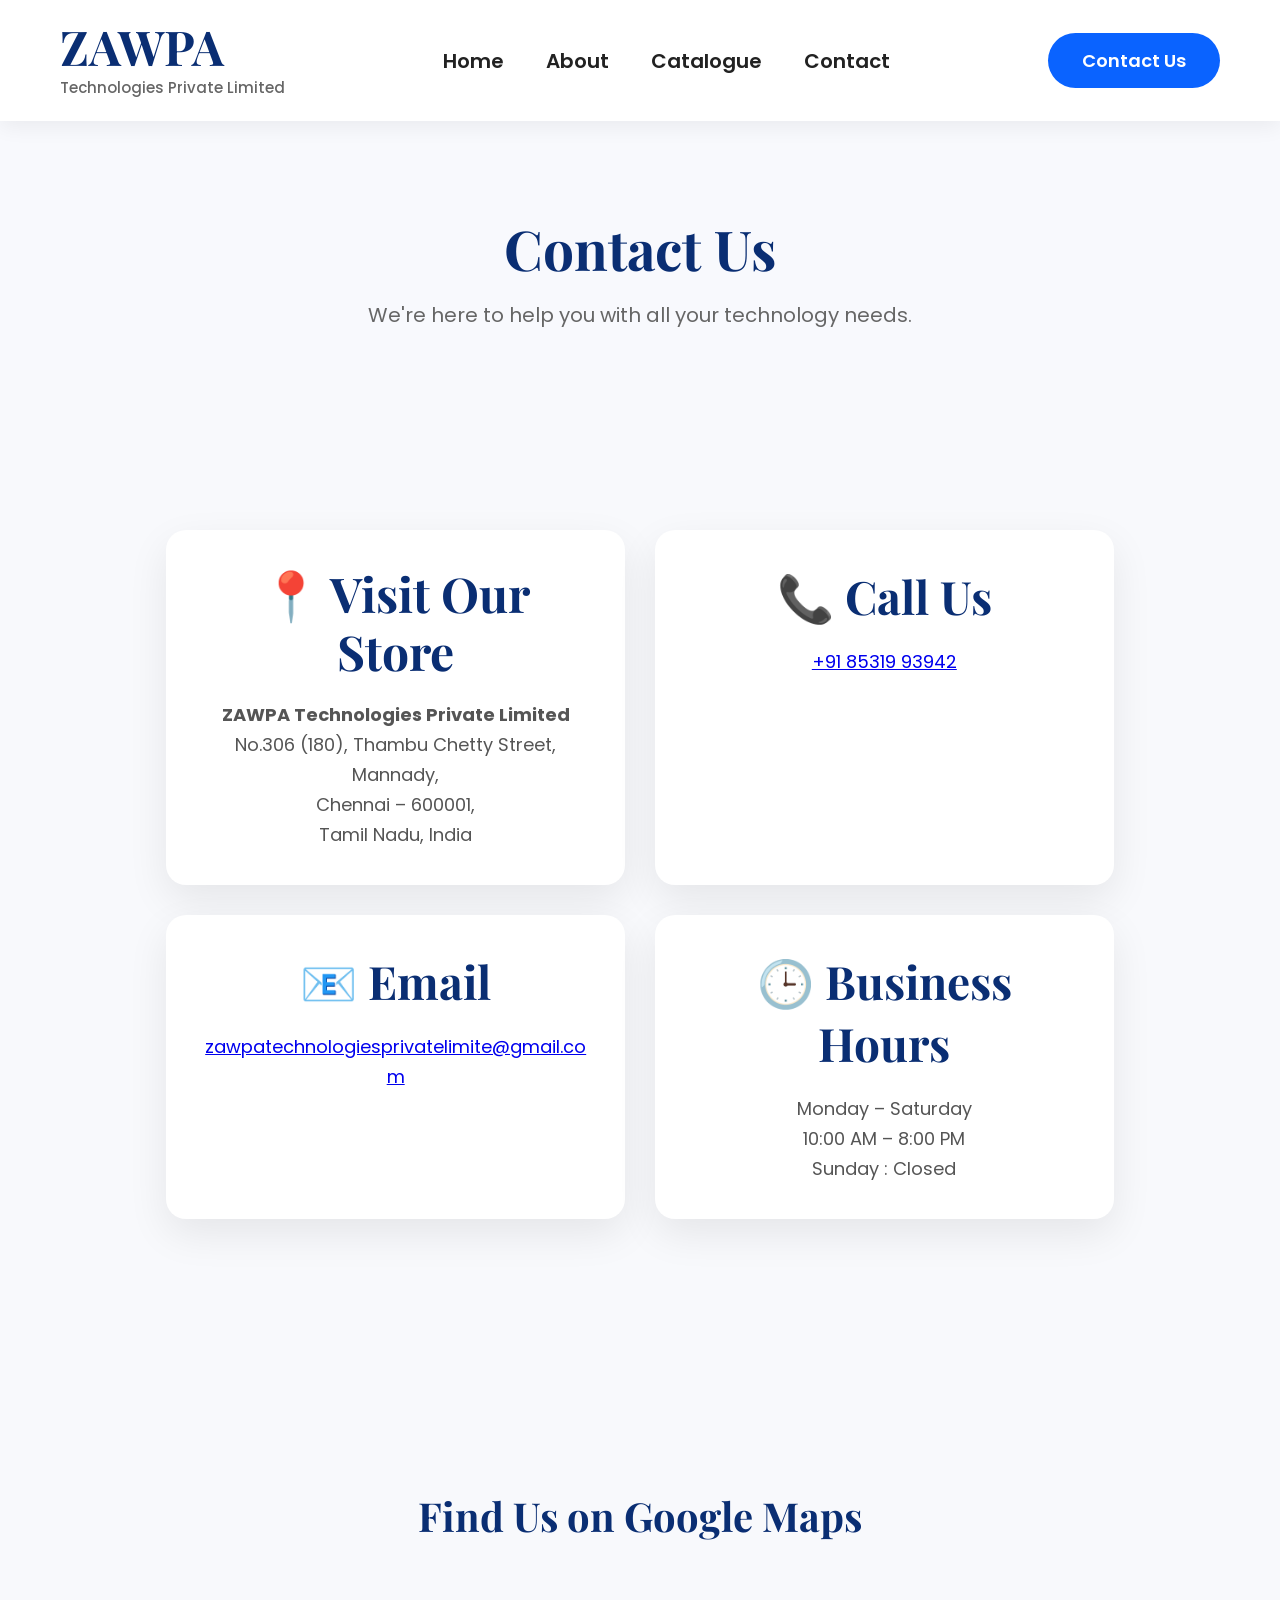
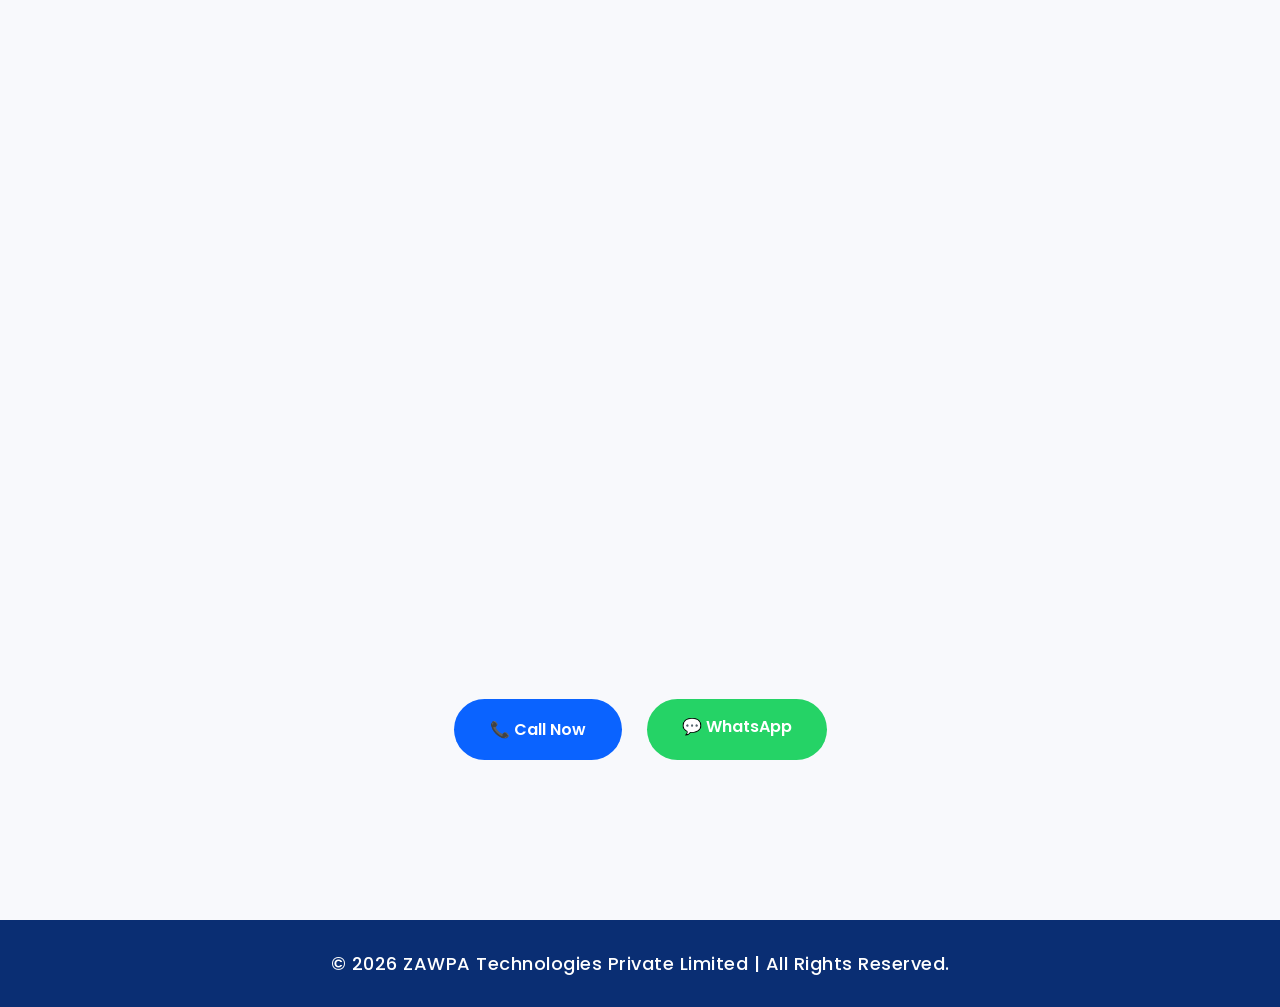
<file: contact.html>
<!DOCTYPE html>
<html lang="en">

<head>
<meta charset="UTF-8">
<meta name="viewport" content="width=device-width, initial-scale=1.0">

<title>Contact | ZAWPA Technologies</title>

<link rel="preconnect" href="https://fonts.googleapis.com">
<link rel="preconnect" href="https://fonts.gstatic.com" crossorigin>

<link href="https://fonts.googleapis.com/css2?family=Poppins:wght@300;400;500;600;700&family=Playfair+Display:wght@700;800&display=swap" rel="stylesheet">

<link rel="stylesheet" href="css/style.css">
</head>

<body>

<header>
<nav class="navbar">

<div class="logo">
<a href="index.html" class="logo-link">
<h2>ZAWPA</h2>
<p>Technologies Private Limited</p>
</a>
</div>

<ul class="nav-links" id="nav-links">
<li><a href="index.html">Home</a></li>
<li><a href="about.html">About</a></li>
<li><a href="products.html">Catalogue</a></li>
<li><a href="contact.html">Contact</a></li>
</ul>

<a href="contact.html" class="btn">Contact Us</a>

</nav>
</header>

<section class="contact-hero">

<h1>Contact Us</h1>

<p>
We're here to help you with all your technology needs.
</p>

</section>

<section class="contact-container">

<div class="contact-card">

<h2 class="visit-title">📍 Visit Our Store</h2>

<p><strong>ZAWPA Technologies Private Limited</strong></p>

<p>
No.306 (180), Thambu Chetty Street,<br>
Mannady,<br>
Chennai – 600001,<br>
Tamil Nadu, India
</p>

</div>

<div class="contact-card">

<h2>📞 Call Us</h2>

<p>
<a href="tel:+918531993942">
+91 85319 93942
</a>
</p>

</div>

<div class="contact-card">

<h2>📧 Email</h2>

<p class="email">
<a href="mailto:zawpatechnologiesprivatelimite@gmail.com">
zawpatechnologiesprivatelimite@gmail.com
</a>
</p>

</div>

<div class="contact-card">

<h2>🕒 Business Hours</h2>

<p>Monday – Saturday</p>

<p>10:00 AM – 8:00 PM</p>

<p>Sunday : Closed</p>

</div>

</section>

<section class="map-section">

<h2>Find Us on Google Maps</h2>

<iframe
src="https://www.google.com/maps?q=No.306(180),Thambu%20Chetty%20Street,Mannady,Chennai%20600001&output=embed"
width="100%"
height="450"
style="border:0;border-radius:20px;"
loading="lazy">
</iframe>

</section>

<section class="contact-buttons">

<a href="tel:+918531993942" class="blue-btn">
📞 Call Now
</a>

<a href="https://wa.me/918531993942" target="_blank" class="green-btn">
💬 WhatsApp
</a>

</section>

<footer class="footer">

<p>
© 2026 ZAWPA Technologies Private Limited | All Rights Reserved.
</p>

</footer>

<script src="js/main.js"></script>

</body>

</html>
</file>
<file: css/style.css>
/* ===========================
   GOOGLE FONT & RESET
=========================== */

*{
    margin:0;
    padding:0;
    box-sizing:border-box;
}

html{
    scroll-behavior:smooth;
}

body{

    font-family:'Poppins',sans-serif;
    background:#f8f9fc;
    color:#222;

}

/* ===========================
   NAVBAR
=========================== */
/* =========================
   PREMIUM NAVBAR
========================= */

.navbar{

    width:100%;

    display:flex;

    justify-content:space-between;

    align-items:center;

    padding:22px 60px;

    background:#fff;

    box-shadow:0 6px 20px rgba(0,0,0,.06);

    position:sticky;

    top:0;

    z-index:1000;

}

.logo-link{

    text-decoration:none;

}

.logo h2{

    font-size:48px;

    font-family:'Playfair Display',serif;

    color:#0A2E73;

    margin:0;

    line-height:1;

}

.logo p{

    margin-top:6px;

    font-size:15px;

    color:#666;

    font-weight:500;

}

.nav-links{

    display:flex;

    list-style:none;

    gap:42px;

    margin:0;

    padding:0;

}

.nav-links a{

    text-decoration:none;

    color:#222;

    font-size:20px;

    font-weight:600;

    transition:.3s;

}

.nav-links a:hover{

    color:#0A63FF;

}

.nav-links a.active{

    color:#0A63FF;

}

.btn{

    background:#0A63FF;

    color:#fff;

    text-decoration:none;

    padding:14px 34px;

    border-radius:50px;

    font-size:18px;

    font-weight:600;

    transition:.3s;

}

.btn:hover{

    background:#0847d8;

    transform:translateY(-2px);

}

@media(max-width:900px){

.navbar{

flex-direction:column;

padding:18px;

gap:18px;

}

.logo h2{

font-size:38px;

}

.logo p{

font-size:14px;

}

.nav-links{

gap:18px;

flex-wrap:wrap;

justify-content:center;

}

.nav-links a{

font-size:17px;

}

.btn{

font-size:16px;

padding:12px 26px;

}

}

/* Mobile */


@media(max-width:1000px){

.navbar{

flex-direction:column;

padding:20px;

gap:20px;

}

.navbar ul{

display:flex;

flex-wrap:wrap;

justify-content:center;

gap:15px;

}

.nav-links a{

font-size:16px;

}

.logo h2{

font-size:34px;

}

.logo p{

font-size:13px;

text-align:center;

}

.btn{

padding:12px 24px;

font-size:15px;

}

.hero{

flex-direction:column;

text-align:center;

padding-top:160px;

min-height:auto;

}

.left,.right{

width:100%;

}

.hero h1{

font-size:42px;

}

.hero p{

font-size:18px;

}

.right img{

max-width:100%;

margin-top:30px;

}

.buttons{

flex-direction:column;

align-items:center;

}

.blue-btn,

.white-btn{

width:220px;

text-align:center;

}

.about-company{

flex-direction:column;

text-align:center;

}

.mission{

grid-template-columns:1fr;

}

.contact-container{

grid-template-columns:1fr;

}

.catalogue-grid{

grid-template-columns:1fr;

}

.product-item,

.reverse{

flex-direction:column;

}

.product-image img{

height:260px;

}

.why-list{

grid-template-columns:1fr;

}

.cards{

grid-template-columns:1fr;

}

.footer{

text-align:center;

}

}






/* ===========================
   HERO
=========================== */

.hero{

    width:90%;

    max-width:1400px;

    margin:auto;

    min-height:100vh;

    display:flex;

    justify-content:space-between;

    align-items:center;

    gap:70px;

    padding-top:140px;

}

.left{

    flex:1;

}

.right{

    flex:1;

    display:flex;

    justify-content:center;

}

.badge{

    background:#dfeeff;

    color:#0a63ff;

    padding:12px 24px;

    border-radius:50px;

    display:inline-block;

    margin-bottom:30px;

    font-weight:600;

}

.hero h1{

    font-size:72px;

    color:#0a2e73;

    line-height:1.1;

    font-family:'Playfair Display',serif;

    margin-bottom:25px;

}

.hero p{

    color:#666;

    font-size:21px;

    line-height:1.8;

}

.buttons{

    margin-top:40px;

    display:flex;

    gap:20px;

}

.blue-btn{

    background:#0a63ff;

    color:white;

    text-decoration:none;

    padding:18px 36px;

    border-radius:50px;

    font-weight:600;

    transition:.3s;

}

.blue-btn:hover{

    transform:translateY(-5px);

}

.white-btn{

    background:white;

    border:2px solid #0a63ff;

    color:#0a63ff;

    text-decoration:none;

    padding:18px 36px;

    border-radius:50px;

    font-weight:600;

}

.white-btn:hover{

    background:#0a63ff;

    color:white;

}

.right img{

    width:100%;

    max-width:600px;

    border-radius:35px;

    box-shadow:0 25px 70px rgba(0,0,0,.15);

}

/* ===========================
   SECTION TITLE
=========================== */

section{

    padding:100px 8%;

}

section h2{

    font-size:46px;

    color:#0a2e73;

    text-align:center;

    margin-bottom:30px;

    font-family:'Playfair Display',serif;

}

section p{

    color:#666;

    text-align:center;

    font-size:19px;

}

/* ===========================
   PRODUCTS
=========================== */

.cards{

    margin-top:60px;

    display:grid;

    grid-template-columns:repeat(auto-fit,minmax(250px,1fr));

    gap:30px;

}

.card{

    background:white;

    padding:40px;

    border-radius:20px;

    box-shadow:0 10px 30px rgba(0,0,0,.08);

    transition:.4s;

    text-align:center;

}

.card:hover{

    transform:translateY(-10px);

}

.card h3{

    color:#0a2e73;

    margin-bottom:20px;

}

.card p{

    font-size:16px;

}

/* ===========================
   BRANDS
=========================== */

.brand-box{

    margin-top:50px;

    display:flex;

    justify-content:center;

    flex-wrap:wrap;

    gap:25px;

}

.brand-box{

    font-size:24px;

    font-weight:600;

    color:#0a2e73;

}

/* ===========================
   CONTACT
=========================== */

.contact p{

    margin:15px 0;

}

/* ===========================
   FOOTER
=========================== */

/* ================= FOOTER ================= */

.footer{

    width:100%;

    background:#0A2E73;

    padding:30px 20px;

    margin-top:80px;

    text-align:center;

}

.footer p{

    color:white;

    font-size:18px;

    font-weight:500;

    letter-spacing:0.5px;

    margin:0;

}

/* ===========================
   MOBILE
=========================== */

@media(max-width:1000px){

.hero{

flex-direction:column;

text-align:center;

padding-top:180px;

}

.navbar ul{

display:none;

}

.buttons{

justify-content:center;

}

.hero h1{

font-size:50px;

}

.right img{

margin-top:40px;

}

}
/*================ PRODUCTS =================*/

.products-section{

width:90%;

max-width:1300px;

margin:80px auto;

}

.section-title{

text-align:center;

margin-bottom:70px;

}

.section-title h1{

font-size:55px;

font-family:'Playfair Display',serif;

color:#0A2E73;

margin-bottom:15px;

}

.section-title p{

font-size:20px;

color:#666;

}

.product-item{

display:flex;

align-items:center;

justify-content:space-between;

gap:70px;

margin-bottom:90px;

}

.reverse{

flex-direction:row-reverse;

}

.product-image{

flex:1;

}

.product-image img{

width:100%;

height:420px;

object-fit:cover;

border-radius:25px;

box-shadow:0 20px 50px rgba(0,0,0,.15);

transition:.5s;

}

.product-image img:hover{

transform:scale(1.03);

}

.product-content{

flex:1;

}

.product-content h2{

font-size:38px;

color:#0A2E73;

margin-bottom:20px;

font-family:'Playfair Display',serif;

}

.product-content p{

font-size:19px;

line-height:34px;

color:#555;

margin-bottom:30px;

}

@media(max-width:900px){

.product-item,

.reverse{

flex-direction:column;

}

.section-title h1{

font-size:40px;

}

.product-image img{

height:300px;

}

}
/*================ CONTACT PAGE =================*/

.contact-hero{

text-align:center;

padding:90px 20px 40px;

background:#f8f9fd;

}

.contact-hero h1{

font-size:55px;

font-family:'Playfair Display',serif;

color:#0A2E73;

margin-bottom:15px;

}

.contact-hero p{

font-size:20px;

color:#666;

}

.contact-container{

width:90%;

max-width:1200px;

margin:60px auto;

display:grid;

grid-template-columns:repeat(2,1fr);

gap:30px;

}

.contact-card{

background:#fff;

padding:35px;

border-radius:20px;

box-shadow:0 15px 40px rgba(0,0,0,.08);

transition:.3s;

}

.contact-card:hover{

transform:translateY(-8px);

}

.contact-card h2{

color:#0A2E73;

margin-bottom:20px;

}

.contact-card p{

font-size:18px;

line-height:30px;

color:#555;

}

.map-section{

width:90%;

max-width:1200px;

margin:70px auto;

}

.map-section h2{

text-align:center;

margin-bottom:30px;

font-size:40px;

color:#0A2E73;

font-family:'Playfair Display',serif;

}

.contact-buttons{

display:flex;

justify-content:center;

gap:25px;

margin:60px 0;

}

.green-btn{

background:#25D366;

color:white;

padding:15px 35px;

border-radius:50px;

text-decoration:none;

font-weight:600;

}

.green-btn:hover{

background:#1fa855;

}

@media(max-width:768px){

.contact-container{

grid-template-columns:1fr;

}

.contact-buttons{

flex-direction:column;

align-items:center;

}

}
/* ===========================================
   CATALOGUE PAGE
=========================================== */

.catalogue-hero{
    padding:140px 8% 70px;
    text-align:center;
    background:linear-gradient(135deg,#0A2E73,#0A63FF);
    color:#fff;
}

.catalogue-hero h1{
    font-size:60px;
    font-family:'Playfair Display',serif;
    margin-bottom:15px;
}

.catalogue-hero p{
    font-size:20px;
    max-width:700px;
    margin:auto;
    line-height:1.8;
    color:#e8e8e8;
}

/* Grid */


.catalogue-grid{

    width:90%;
    max-width:1200px;

    margin:80px auto;

    display:grid;

    grid-template-columns:repeat(2,1fr);

    gap:40px;

}

/* Card */
.catalog-card{

    background:white;

    border-radius:25px;

    overflow:hidden;

    box-shadow:0 18px 45px rgba(0,0,0,.08);

    transition:.4s;

    min-height:700px;

}


.catalog-card:hover{

    transform:translateY(-12px);

    box-shadow:0 30px 60px rgba(0,0,0,.18);

}

.catalog-card img{

    width:100%;

    height:300px;

    object-fit:cover;

    border-radius:25px 25px 0 0;

}

.catalog-card h2{

    color:#0A2E73;

    padding:25px 25px 10px;

    font-size:30px;

    font-family:'Playfair Display',serif;

}

.catalog-card p{

    padding:0 25px;

    color:#666;

    line-height:28px;

    font-size:17px;

}

/* Brand Pills */

.brand-list{

    display:flex;

    flex-wrap:wrap;

    gap:10px;

    padding:25px;

}

.brand-list span{

    background:#eef5ff;

    color:#0A2E73;

    padding:8px 16px;

    border-radius:30px;

    font-size:14px;

    font-weight:600;

}

/* Button */

.catalog-btn{

    display:inline-block;

    margin:0 25px 30px;

    background:#0A63FF;

    color:white;

    text-decoration:none;

    padding:14px 28px;

    border-radius:40px;

    font-weight:600;

    transition:.3s;

}

.catalog-btn:hover{

    background:#08265d;

}

/* Why Section */

.why-zawpa{

    width:90%;

    max-width:1200px;

    margin:80px auto;

}

.why-zawpa h2{

    text-align:center;

    color:#0A2E73;

    font-size:46px;

    margin-bottom:50px;

    font-family:'Playfair Display',serif;

}

.why-grid{

    display:grid;

    grid-template-columns:repeat(auto-fit,minmax(250px,1fr));

    gap:30px;

}

.why-grid div{

    background:white;

    padding:35px;

    border-radius:20px;

    text-align:center;

    box-shadow:0 10px 25px rgba(0,0,0,.08);

}

.why-grid h3{

    color:#0A2E73;

    margin-bottom:15px;

}

.why-grid p{

    color:#666;

    line-height:28px;

}

/* Active Menu */

.active{

    color:#0A63FF !important;

}

/* Mobile */

@media(max-width:768px){

.catalogue-hero h1{

font-size:42px;

}

.catalogue-hero p{

font-size:17px;

}

.catalog-card img{

height:200px;

}

}
/* ABOUT PAGE */

.about-hero{

padding:120px 20px 60px;

text-align:center;

background:linear-gradient(135deg,#0A2E73,#0A63FF);

color:white;

}

.about-hero h1{

font-size:60px;

font-family:'Playfair Display',serif;

margin-bottom:10px;

}

.about-hero p{

font-size:22px;

}

.about-company{

width:90%;

max-width:1200px;

margin:80px auto;

display:flex;

gap:50px;

align-items:center;

}

.about-image{

flex:1;

}

.about-image img{

width:100%;

border-radius:25px;

box-shadow:0 20px 50px rgba(0,0,0,.15);

}

.about-text{

flex:1;

}

.about-text h2{

font-size:42px;

color:#0A2E73;

margin-bottom:20px;

font-family:'Playfair Display',serif;

}

.about-text p{

font-size:18px;

line-height:34px;

color:#555;

}

.mission{

width:90%;

max-width:1200px;

margin:60px auto;

display:grid;

grid-template-columns:repeat(2,1fr);

gap:30px;

}

.mission-box{

background:white;

padding:40px;

border-radius:20px;

box-shadow:0 10px 30px rgba(0,0,0,.08);

text-align:center;

}

.mission-box h2{

color:#0A2E73;

margin-bottom:15px;

}

.why{

width:90%;

max-width:1200px;

margin:80px auto;

text-align:center;

}

.why h2{

font-size:45px;

margin-bottom:40px;

color:#0A2E73;

font-family:'Playfair Display',serif;

}

.why-list{

display:grid;

grid-template-columns:repeat(3,1fr);

gap:20px;

}

.why-list div{

background:white;

padding:25px;

border-radius:15px;

box-shadow:0 8px 20px rgba(0,0,0,.08);

font-weight:600;

}

.about-buttons{

display:flex;

justify-content:center;

gap:20px;

margin:60px 0;

}

@media(max-width:768px){

.about-company{

flex-direction:column;

}

.mission{

grid-template-columns:1fr;

}

.why-list{

grid-template-columns:1fr;

}

}
/* ABOUT PAGE */

.about-hero{

padding:120px 20px 60px;

text-align:center;

background:linear-gradient(135deg,#0A2E73,#0A63FF);

color:white;

}

.about-hero h1{

font-size:60px;

font-family:'Playfair Display',serif;

margin-bottom:10px;

}

.about-hero p{

font-size:22px;

}

.about-company{

width:90%;

max-width:1200px;

margin:80px auto;

display:flex;

gap:50px;

align-items:center;

}

.about-image{

flex:1;

}

.about-image img{

width:100%;

border-radius:25px;

box-shadow:0 20px 50px rgba(0,0,0,.15);

}

.about-text{

flex:1;

}

.about-text h2{

font-size:42px;

color:#0A2E73;

margin-bottom:20px;

font-family:'Playfair Display',serif;

}

.about-text p{

font-size:18px;

line-height:34px;

color:#555;

}

.mission{

width:90%;

max-width:1200px;

margin:60px auto;

display:grid;

grid-template-columns:repeat(2,1fr);

gap:30px;

}

.mission-box{

background:white;

padding:40px;

border-radius:20px;

box-shadow:0 10px 30px rgba(0,0,0,.08);

text-align:center;

}

.mission-box h2{

color:#0A2E73;

margin-bottom:15px;

}

.why{

width:90%;

max-width:1200px;

margin:80px auto;

text-align:center;

}

.why h2{

font-size:45px;

margin-bottom:40px;

color:#0A2E73;

font-family:'Playfair Display',serif;

}

.why-list{

display:grid;

grid-template-columns:repeat(3,1fr);

gap:20px;

}

.why-list div{

background:white;

padding:25px;

border-radius:15px;

box-shadow:0 8px 20px rgba(0,0,0,.08);

font-weight:600;

}

.about-buttons{

display:flex;

justify-content:center;

gap:20px;

margin:60px 0;

}

@media(max-width:768px){

.about-company{

flex-direction:column;

}

.mission{

grid-template-columns:1fr;

}

.why-list{

grid-template-columns:1fr;

}

}
/* ABOUT PAGE */

.about-hero{

padding:120px 20px 60px;

text-align:center;

background:linear-gradient(135deg,#0A2E73,#0A63FF);

color:white;

}

.about-hero h1{

font-size:60px;

font-family:'Playfair Display',serif;

margin-bottom:10px;

}

.about-hero p{

font-size:22px;

}

.about-company{

width:90%;

max-width:1200px;

margin:80px auto;

display:flex;

gap:50px;

align-items:center;

}

.about-image{

flex:1;

}

.about-image img{

width:100%;

border-radius:25px;

box-shadow:0 20px 50px rgba(0,0,0,.15);

}

.about-text{

flex:1;

}

.about-text h2{

font-size:42px;

color:#0A2E73;

margin-bottom:20px;

font-family:'Playfair Display',serif;

}

.about-text p{

font-size:18px;

line-height:34px;

color:#555;

}

.mission{

width:90%;

max-width:1200px;

margin:60px auto;

display:grid;

grid-template-columns:repeat(2,1fr);

gap:30px;

}

.mission-box{

background:white;

padding:40px;

border-radius:20px;

box-shadow:0 10px 30px rgba(0,0,0,.08);

text-align:center;

}

.mission-box h2{

color:#0A2E73;

margin-bottom:15px;

}

.why{

width:90%;

max-width:1200px;

margin:80px auto;

text-align:center;

}

.why h2{

font-size:45px;

margin-bottom:40px;

color:#0A2E73;

font-family:'Playfair Display',serif;

}

.why-list{

display:grid;

grid-template-columns:repeat(3,1fr);

gap:20px;

}

.why-list div{

background:white;

padding:25px;

border-radius:15px;

box-shadow:0 8px 20px rgba(0,0,0,.08);

font-weight:600;

}

.about-buttons{

display:flex;

justify-content:center;

gap:20px;

margin:60px 0;

}

@media(max-width:768px){

.about-company{

flex-direction:column;

}

.mission{

grid-template-columns:1fr;

}

.why-list{

grid-template-columns:1fr;

}

}
/* ABOUT PAGE */

.about-hero{

padding:120px 20px 60px;

text-align:center;

background:linear-gradient(135deg,#0A2E73,#0A63FF);

color:white;

}

.about-hero h1{

font-size:60px;

font-family:'Playfair Display',serif;

margin-bottom:10px;

}

.about-hero p{

font-size:22px;

}

.about-company{

width:90%;

max-width:1200px;

margin:80px auto;

display:flex;

gap:50px;

align-items:center;

}

.about-image{

flex:1;

}

.about-image img{

width:100%;

border-radius:25px;

box-shadow:0 20px 50px rgba(0,0,0,.15);

}

.about-text{

flex:1;

}

.about-text h2{

font-size:42px;

color:#0A2E73;

margin-bottom:20px;

font-family:'Playfair Display',serif;

}

.about-text p{

font-size:18px;

line-height:34px;

color:#555;

}

.mission{

width:90%;

max-width:1200px;

margin:60px auto;

display:grid;

grid-template-columns:repeat(2,1fr);

gap:30px;

}

.mission-box{

background:white;

padding:40px;

border-radius:20px;

box-shadow:0 10px 30px rgba(0,0,0,.08);

text-align:center;

}

.mission-box h2{

color:#0A2E73;

margin-bottom:15px;

}

.why{

width:90%;

max-width:1200px;

margin:80px auto;

text-align:center;

}

.why h2{

font-size:45px;

margin-bottom:40px;

color:#0A2E73;

font-family:'Playfair Display',serif;

}

.why-list{

display:grid;

grid-template-columns:repeat(3,1fr);

gap:20px;

}

.why-list div{

background:white;

padding:25px;

border-radius:15px;

box-shadow:0 8px 20px rgba(0,0,0,.08);

font-weight:600;

}

.about-buttons{

display:flex;

justify-content:center;

gap:20px;

margin:60px 0;

}

@media(max-width:768px){

.about-company{

flex-direction:column;

}

.mission{

grid-template-columns:1fr;

}

.why-list{

grid-template-columns:1fr;

}

}
@media(max-width:900px){

.catalogue-grid{

grid-template-columns:1fr;

}

}
/* ================= WHY CHOOSE ZAWPA ================= */

.why-zawpa{

    width:90%;
    max-width:1200px;

    margin:90px auto;

}

.why-zawpa h2{

    text-align:center;

    color:#0A2E73;

    font-size:52px;

    font-family:'Playfair Display',serif;

    margin-bottom:60px;

}

.why-list{

    display:grid;

    grid-template-columns:repeat(3,1fr);

    gap:30px;

}

.why-card{

    background:#fff;

    padding:35px 30px;

    border-radius:20px;

    box-shadow:0 15px 35px rgba(0,0,0,.08);

    transition:.35s;

    text-align:center;

}

.why-card:hover{

    transform:translateY(-10px);

    box-shadow:0 25px 45px rgba(0,0,0,.15);

}

.why-card h3{

    color:#0A2E73;

    font-size:26px;

    margin-bottom:18px;

}

.why-card p{

    color:#666;

    font-size:18px;

    line-height:30px;

}

/* Mobile */

@media(max-width:900px){

.why-list{

grid-template-columns:repeat(2,1fr);

}

}

@media(max-width:600px){

.why-list{

grid-template-columns:1fr;

}

}
/* =========================
PAGE LAYOUT
========================= */

html{
height:100%;
}

body.page{

min-height:100vh;

display:flex;

flex-direction:column;

background:#f7f8fc;

font-family:'Poppins',sans-serif;

}

main{

flex:1;

}

/* =========================
FOOTER
========================= */

.footer{

margin-top:auto;

background:#0A2E73;

padding:30px 20px;

text-align:center;

width:100%;

}

.footer p{

margin:0;

color:white;

font-size:18px;

font-weight:500;

letter-spacing:.5px;

}





.footer p{

    margin:0;

    color:white;

    font-size:18px;

}
/* ===========================
   MOBILE NAVIGATION
=========================== */

.menu-toggle{
    display:none;
    font-size:32px;
    cursor:pointer;
    color:#0A2E73;
}

@media(max-width:768px){

.navbar{
    padding:18px 20px;
    flex-direction:row;
    justify-content:space-between;
    align-items:center;
    position:relative;
}

.logo h2{
    font-size:34px;
}

.logo p{
    font-size:12px;
}

.menu-toggle{
    display:block;
}

.desktop-btn{
    display:none;
}

.nav-links{
    display:none;
    position:absolute;
    top:100%;
    left:0;
    width:100%;
    background:white;
    flex-direction:column;
    align-items:center;
    gap:20px;
    padding:25px 0;
    box-shadow:0 10px 20px rgba(0,0,0,.1);
}

.nav-links.active{
    display:flex;
}

.hero{
    flex-direction:column;
    text-align:center;
    padding-top:60px;
}

.hero h1{
    font-size:48px;
}

.hero p{
    font-size:18px;
}

.buttons{
    flex-direction:column;
    align-items:center;
}

.blue-btn,
.white-btn{
    width:240px;
}

.right img{
    width:100%;
    margin-top:30px;
}

.cards{
    grid-template-columns:1fr;
}

.footer p{
    font-size:16px;
}

}
/* ===========================
   CONTACT PAGE MOBILE FIX
   =========================== */

@media (max-width: 768px) {

  .contact-hero h1,
  .contact-title,
  .contact-section h1 {
    font-size: 42px !important;
    line-height: 1.2;
    text-align: center;
  }

  .contact-hero p,
  .contact-section p {
    font-size: 18px;
    padding: 0 20px;
    text-align: center;
  }

  .contact-card {
    width: 92%;
    margin: 20px auto;
    padding: 25px;
  }

  .contact-card h2 {
    font-size: 34px !important;
    line-height: 1.2;
    text-align: center;
    word-break: break-word;
  }

  .contact-card h3 {
    font-size: 28px;
  }

  .contact-card p {
    font-size: 18px;
    line-height: 1.8;
    word-break: break-word;
  }
}
@media (max-width:768px){

.visit-title{
    font-size:34px;
    line-height:1.2;
    text-align:center;
    word-break:break-word;
}

}
/* =========================
   CONTACT PAGE MOBILE FIX
========================= */

.contact-card{
    overflow:hidden;
}

.contact-card h2{
    word-break:break-word;
}

.visit-title{
    font-size:48px;
    text-align:center;
    line-height:1.2;
}

.email{
    word-break:break-all;
}

@media (max-width:768px){

.contact-hero{
    padding:80px 20px 40px;
}

.contact-hero h1{
    font-size:54px;
}

.contact-hero p{
    font-size:18px;
}

.contact-container{
    width:92%;
    margin:auto;
}

.contact-card{
    width:100%;
    margin:20px auto;
    padding:30px 20px;
}

.visit-title{
    font-size:36px;
}

.contact-card h2{
    font-size:30px;
}

.contact-card p{
    font-size:18px;
    line-height:1.8;
}

.map-section{
    padding:30px 20px;
}

.map-section h2{
    font-size:34px;
    text-align:center;
}

.contact-buttons{
    display:flex;
    flex-direction:column;
    gap:20px;
    padding:20px;
}

.contact-buttons a{
    width:100%;
    text-align:center;
}

iframe{
    height:320px;
}

}
</file>
